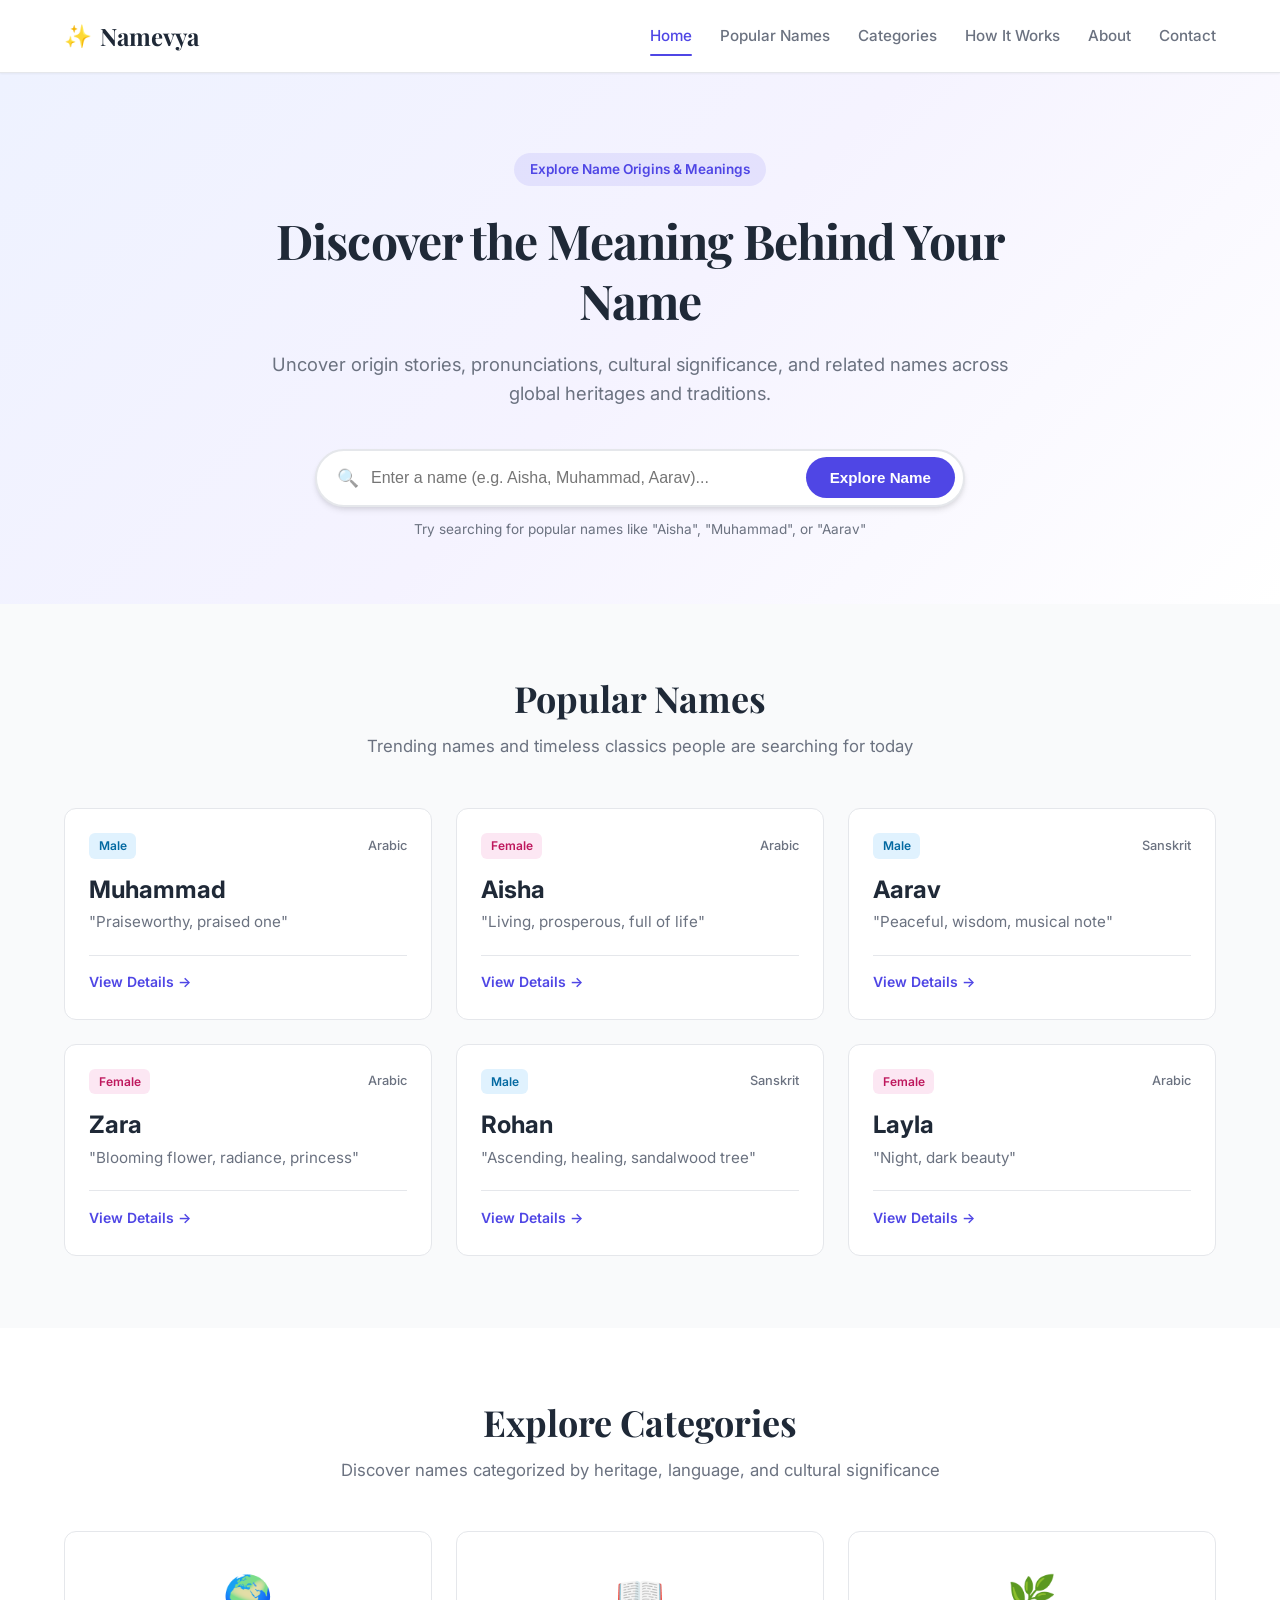
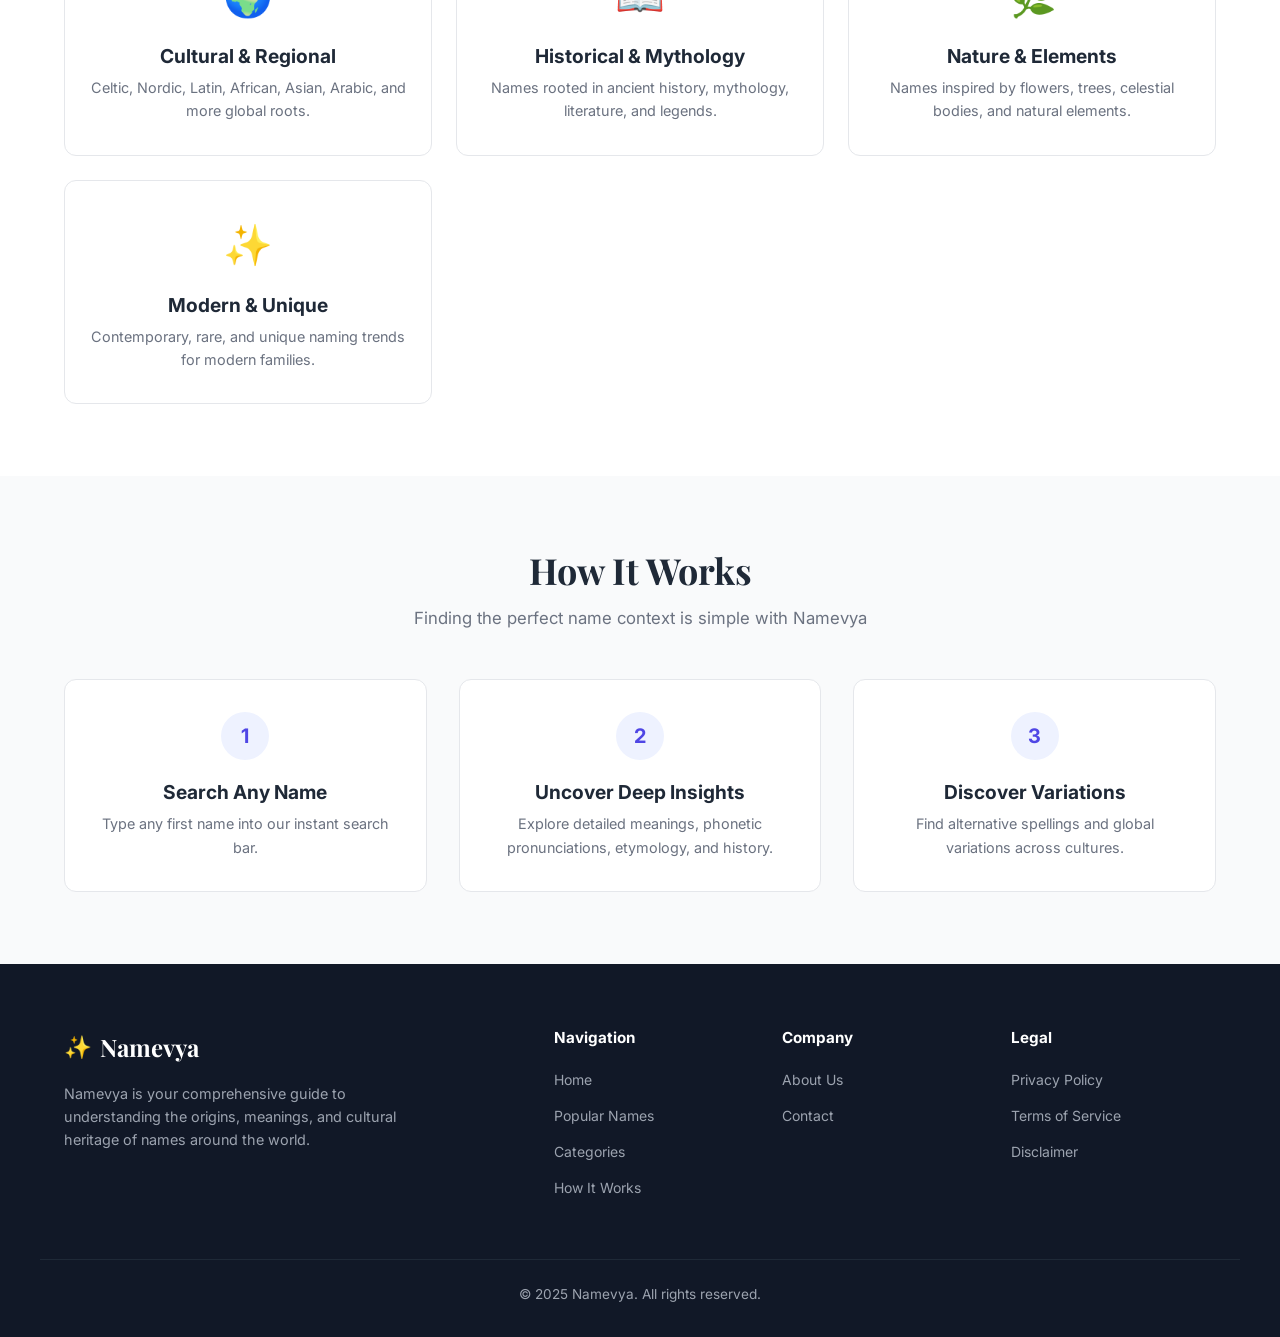
<file: index.html>
<!DOCTYPE html>
<html lang="en">
<head>
  <meta charset="UTF-8">
  <meta name="viewport" content="width=device-width, initial-scale=1.0">
  <title>Namevya - Discover the Meaning Behind Your Name</title>
  <meta name="description" content="Discover the meaning, origin, pronunciation, cultural context, and history behind any name on Namevya. Your ultimate guide to name meanings.">
  <link rel="stylesheet" href="css/styles.css">
  <link rel="preconnect" href="https://fonts.googleapis.com">
  <link rel="preconnect" href="https://fonts.gstatic.com" crossorigin>
  <link href="https://fonts.googleapis.com/css2?family=Inter:wght@400;500;600;700&family=Playfair+Display:wght@600;700&display=swap" rel="stylesheet">
</head>
<body>
  <!-- Header / Navigation -->
  <header class="navbar">
    <div class="container nav-container">
      <a href="index.html" class="brand-logo">
        <span class="logo-icon">✨</span>
        <span class="logo-text">Namevya</span>
      </a>
      <button class="nav-toggle" id="navToggle" aria-label="Toggle navigation menu">
        <span class="hamburger-line"></span>
        <span class="hamburger-line"></span>
        <span class="hamburger-line"></span>
      </button>
      <nav class="nav-menu" id="navMenu">
        <a href="index.html" class="nav-link active">Home</a>
        <a href="#popular" class="nav-link">Popular Names</a>
        <a href="#categories" class="nav-link">Categories</a>
        <a href="#how-it-works" class="nav-link">How It Works</a>
        <a href="about.html" class="nav-link">About</a>
        <a href="contact.html" class="nav-link">Contact</a>
      </nav>
    </div>
  </header>

  <!-- Main Content -->
  <main>
    <!-- Hero Section -->
    <section class="hero">
      <div class="container hero-container">
        <div class="hero-content">
          <span class="badge">Explore Name Origins & Meanings</span>
          <h1 class="hero-title">Discover the Meaning Behind Your Name</h1>
          <p class="hero-subtitle">
            Uncover origin stories, pronunciations, cultural significance, and related names across global heritages and traditions.
          </p>
          <form class="search-form" id="searchForm" onsubmit="event.preventDefault(); handleSearch();">
            <div class="search-wrapper">
              <span class="search-icon">🔍</span>
              <input type="text" id="searchInput" class="search-input" placeholder="Enter a name (e.g. Aisha, Muhammad, Aarav)..." aria-label="Search for a name">
              <button type="submit" class="btn btn-primary">Explore Name</button>
            </div>
            <p class="search-hint" id="searchHint">Try searching for popular names like "Aisha", "Muhammad", or "Aarav"</p>
          </form>
        </div>
      </div>
    </section>

    <!-- Popular Names Section -->
    <section class="section popular-section" id="popular">
      <div class="container">
        <div class="section-header">
          <h2 class="section-title">Popular Names</h2>
          <p class="section-subtitle">Trending names and timeless classics people are searching for today</p>
        </div>
        <div class="cards-grid">
          <div class="card name-card">
            <div class="card-header">
              <span class="gender-tag male">Male</span>
              <span class="origin-tag">Arabic</span>
            </div>
            <h3 class="name-title">Muhammad</h3>
            <p class="name-meaning">"Praiseworthy, praised one"</p>
            <div class="card-footer">
              <a href="#" class="card-link" onclick="handleCardClick('Muhammad'); return false;">View Details &rarr;</a>
            </div>
          </div>

          <div class="card name-card">
            <div class="card-header">
              <span class="gender-tag female">Female</span>
              <span class="origin-tag">Arabic</span>
            </div>
            <h3 class="name-title">Aisha</h3>
            <p class="name-meaning">"Living, prosperous, full of life"</p>
            <div class="card-footer">
              <a href="#" class="card-link" onclick="handleCardClick('Aisha'); return false;">View Details &rarr;</a>
            </div>
          </div>

          <div class="card name-card">
            <div class="card-header">
              <span class="gender-tag male">Male</span>
              <span class="origin-tag">Sanskrit</span>
            </div>
            <h3 class="name-title">Aarav</h3>
            <p class="name-meaning">"Peaceful, wisdom, musical note"</p>
            <div class="card-footer">
              <a href="#" class="card-link" onclick="handleCardClick('Aarav'); return false;">View Details &rarr;</a>
            </div>
          </div>

          <div class="card name-card">
            <div class="card-header">
              <span class="gender-tag female">Female</span>
              <span class="origin-tag">Arabic</span>
            </div>
            <h3 class="name-title">Zara</h3>
            <p class="name-meaning">"Blooming flower, radiance, princess"</p>
            <div class="card-footer">
              <a href="#" class="card-link" onclick="handleCardClick('Zara'); return false;">View Details &rarr;</a>
            </div>
          </div>

          <div class="card name-card">
            <div class="card-header">
              <span class="gender-tag male">Male</span>
              <span class="origin-tag">Sanskrit</span>
            </div>
            <h3 class="name-title">Rohan</h3>
            <p class="name-meaning">"Ascending, healing, sandalwood tree"</p>
            <div class="card-footer">
              <a href="#" class="card-link" onclick="handleCardClick('Rohan'); return false;">View Details &rarr;</a>
            </div>
          </div>

          <div class="card name-card">
            <div class="card-header">
              <span class="gender-tag female">Female</span>
              <span class="origin-tag">Arabic</span>
            </div>
            <h3 class="name-title">Layla</h3>
            <p class="name-meaning">"Night, dark beauty"</p>
            <div class="card-footer">
              <a href="#" class="card-link" onclick="handleCardClick('Layla'); return false;">View Details &rarr;</a>
            </div>
          </div>
        </div>
      </div>
    </section>

    <!-- Explore Categories Section -->
    <section class="section categories-section" id="categories">
      <div class="container">
        <div class="section-header">
          <h2 class="section-title">Explore Categories</h2>
          <p class="section-subtitle">Discover names categorized by heritage, language, and cultural significance</p>
        </div>
        <div class="cards-grid categories-grid">
          <div class="card category-card">
            <div class="category-icon">🌍</div>
            <h3>Cultural & Regional</h3>
            <p>Celtic, Nordic, Latin, African, Asian, Arabic, and more global roots.</p>
          </div>
          <div class="card category-card">
            <div class="category-icon">📖</div>
            <h3>Historical & Mythology</h3>
            <p>Names rooted in ancient history, mythology, literature, and legends.</p>
          </div>
          <div class="card category-card">
            <div class="category-icon">🌿</div>
            <h3>Nature & Elements</h3>
            <p>Names inspired by flowers, trees, celestial bodies, and natural elements.</p>
          </div>
          <div class="card category-card">
            <div class="category-icon">✨</div>
            <h3>Modern & Unique</h3>
            <p>Contemporary, rare, and unique naming trends for modern families.</p>
          </div>
        </div>
      </div>
    </section>

    <!-- Simple How It Works Section -->
    <section class="section how-section" id="how-it-works">
      <div class="container">
        <div class="section-header">
          <h2 class="section-title">How It Works</h2>
          <p class="section-subtitle">Finding the perfect name context is simple with Namevya</p>
        </div>
        <div class="steps-grid">
          <div class="step-card">
            <div class="step-number">1</div>
            <h3>Search Any Name</h3>
            <p>Type any first name into our instant search bar.</p>
          </div>
          <div class="step-card">
            <div class="step-number">2</div>
            <h3>Uncover Deep Insights</h3>
            <p>Explore detailed meanings, phonetic pronunciations, etymology, and history.</p>
          </div>
          <div class="step-card">
            <div class="step-number">3</div>
            <h3>Discover Variations</h3>
            <p>Find alternative spellings and global variations across cultures.</p>
          </div>
        </div>
      </div>
    </section>
  </main>

  <!-- Footer -->
  <footer class="footer">
    <div class="container footer-container">
      <div class="footer-info">
        <a href="index.html" class="brand-logo footer-logo">
          <span class="logo-icon">✨</span>
          <span class="logo-text">Namevya</span>
        </a>
        <p class="footer-desc">Namevya is your comprehensive guide to understanding the origins, meanings, and cultural heritage of names around the world.</p>
      </div>

      <div class="footer-links-group">
        <div class="footer-column">
          <h4>Navigation</h4>
          <ul>
            <li><a href="index.html">Home</a></li>
            <li><a href="#popular">Popular Names</a></li>
            <li><a href="#categories">Categories</a></li>
            <li><a href="#how-it-works">How It Works</a></li>
          </ul>
        </div>
        <div class="footer-column">
          <h4>Company</h4>
          <ul>
            <li><a href="about.html">About Us</a></li>
            <li><a href="contact.html">Contact</a></li>
          </ul>
        </div>
        <div class="footer-column">
          <h4>Legal</h4>
          <ul>
            <li><a href="privacy.html">Privacy Policy</a></li>
            <li><a href="terms.html">Terms of Service</a></li>
            <li><a href="disclaimer.html">Disclaimer</a></li>
          </ul>
        </div>
      </div>
    </div>
    <div class="footer-bottom container">
      <p>&copy; 2025 Namevya. All rights reserved.</p>
    </div>
  </footer>

  <script src="js/main.js"></script>
</body>
</html>
</file>
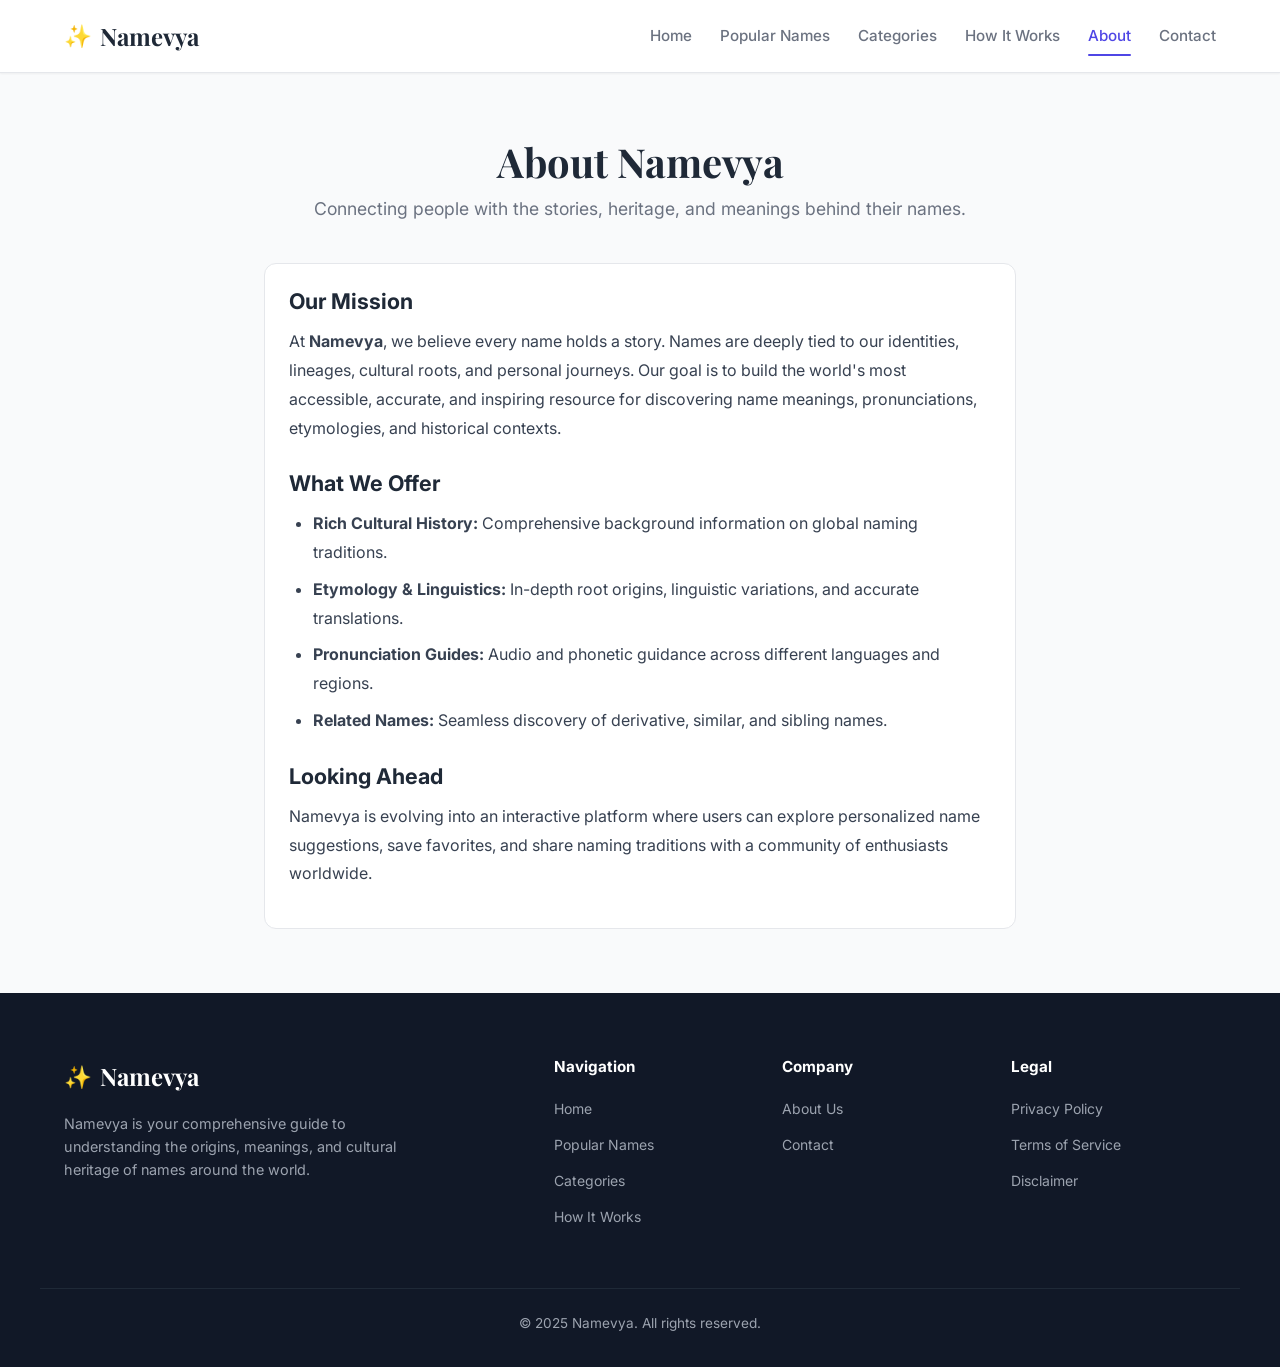
<file: about.html>
<!DOCTYPE html>
<html lang="en">
<head>
  <meta charset="UTF-8">
  <meta name="viewport" content="width=device-width, initial-scale=1.0">
  <title>About Us - Namevya</title>
  <meta name="description" content="Learn more about Namevya, our mission to map global name meanings, origins, etymology, and cultural history.">
  <link rel="stylesheet" href="css/styles.css">
  <link rel="preconnect" href="https://fonts.googleapis.com">
  <link rel="preconnect" href="https://fonts.gstatic.com" crossorigin>
  <link href="https://fonts.googleapis.com/css2?family=Inter:wght@400;500;600;700&family=Playfair+Display:wght@600;700&display=swap" rel="stylesheet">
</head>
<body>
  <!-- Header / Navigation -->
  <header class="navbar">
    <div class="container nav-container">
      <a href="index.html" class="brand-logo">
        <span class="logo-icon">✨</span>
        <span class="logo-text">Namevya</span>
      </a>
      <button class="nav-toggle" id="navToggle" aria-label="Toggle navigation menu">
        <span class="hamburger-line"></span>
        <span class="hamburger-line"></span>
        <span class="hamburger-line"></span>
      </button>
      <nav class="nav-menu" id="navMenu">
        <a href="index.html" class="nav-link">Home</a>
        <a href="index.html#popular" class="nav-link">Popular Names</a>
        <a href="index.html#categories" class="nav-link">Categories</a>
        <a href="index.html#how-it-works" class="nav-link">How It Works</a>
        <a href="about.html" class="nav-link active">About</a>
        <a href="contact.html" class="nav-link">Contact</a>
      </nav>
    </div>
  </header>

  <!-- Page Content -->
  <main class="container page-content">
    <div class="page-header">
      <h1 class="page-title">About Namevya</h1>
      <p class="page-subtitle">Connecting people with the stories, heritage, and meanings behind their names.</p>
    </div>

    <div class="card page-card">
      <h2>Our Mission</h2>
      <p>
        At <strong>Namevya</strong>, we believe every name holds a story. Names are deeply tied to our identities, lineages, cultural roots, and personal journeys.
        Our goal is to build the world's most accessible, accurate, and inspiring resource for discovering name meanings, pronunciations, etymologies, and historical contexts.
      </p>

      <h2>What We Offer</h2>
      <ul>
        <li><strong>Rich Cultural History:</strong> Comprehensive background information on global naming traditions.</li>
        <li><strong>Etymology & Linguistics:</strong> In-depth root origins, linguistic variations, and accurate translations.</li>
        <li><strong>Pronunciation Guides:</strong> Audio and phonetic guidance across different languages and regions.</li>
        <li><strong>Related Names:</strong> Seamless discovery of derivative, similar, and sibling names.</li>
      </ul>

      <h2>Looking Ahead</h2>
      <p>
        Namevya is evolving into an interactive platform where users can explore personalized name suggestions, save favorites, and share naming traditions with a community of enthusiasts worldwide.
      </p>
    </div>
  </main>

  <!-- Footer -->
  <footer class="footer">
    <div class="container footer-container">
      <div class="footer-info">
        <a href="index.html" class="brand-logo footer-logo">
          <span class="logo-icon">✨</span>
          <span class="logo-text">Namevya</span>
        </a>
        <p class="footer-desc">Namevya is your comprehensive guide to understanding the origins, meanings, and cultural heritage of names around the world.</p>
      </div>

      <div class="footer-links-group">
        <div class="footer-column">
          <h4>Navigation</h4>
          <ul>
            <li><a href="index.html">Home</a></li>
            <li><a href="index.html#popular">Popular Names</a></li>
            <li><a href="index.html#categories">Categories</a></li>
            <li><a href="index.html#how-it-works">How It Works</a></li>
          </ul>
        </div>
        <div class="footer-column">
          <h4>Company</h4>
          <ul>
            <li><a href="about.html">About Us</a></li>
            <li><a href="contact.html">Contact</a></li>
          </ul>
        </div>
        <div class="footer-column">
          <h4>Legal</h4>
          <ul>
            <li><a href="privacy.html">Privacy Policy</a></li>
            <li><a href="terms.html">Terms of Service</a></li>
            <li><a href="disclaimer.html">Disclaimer</a></li>
          </ul>
        </div>
      </div>
    </div>
    <div class="footer-bottom container">
      <p>&copy; 2025 Namevya. All rights reserved.</p>
    </div>
  </footer>

  <script src="js/main.js"></script>
</body>
</html>
</file>
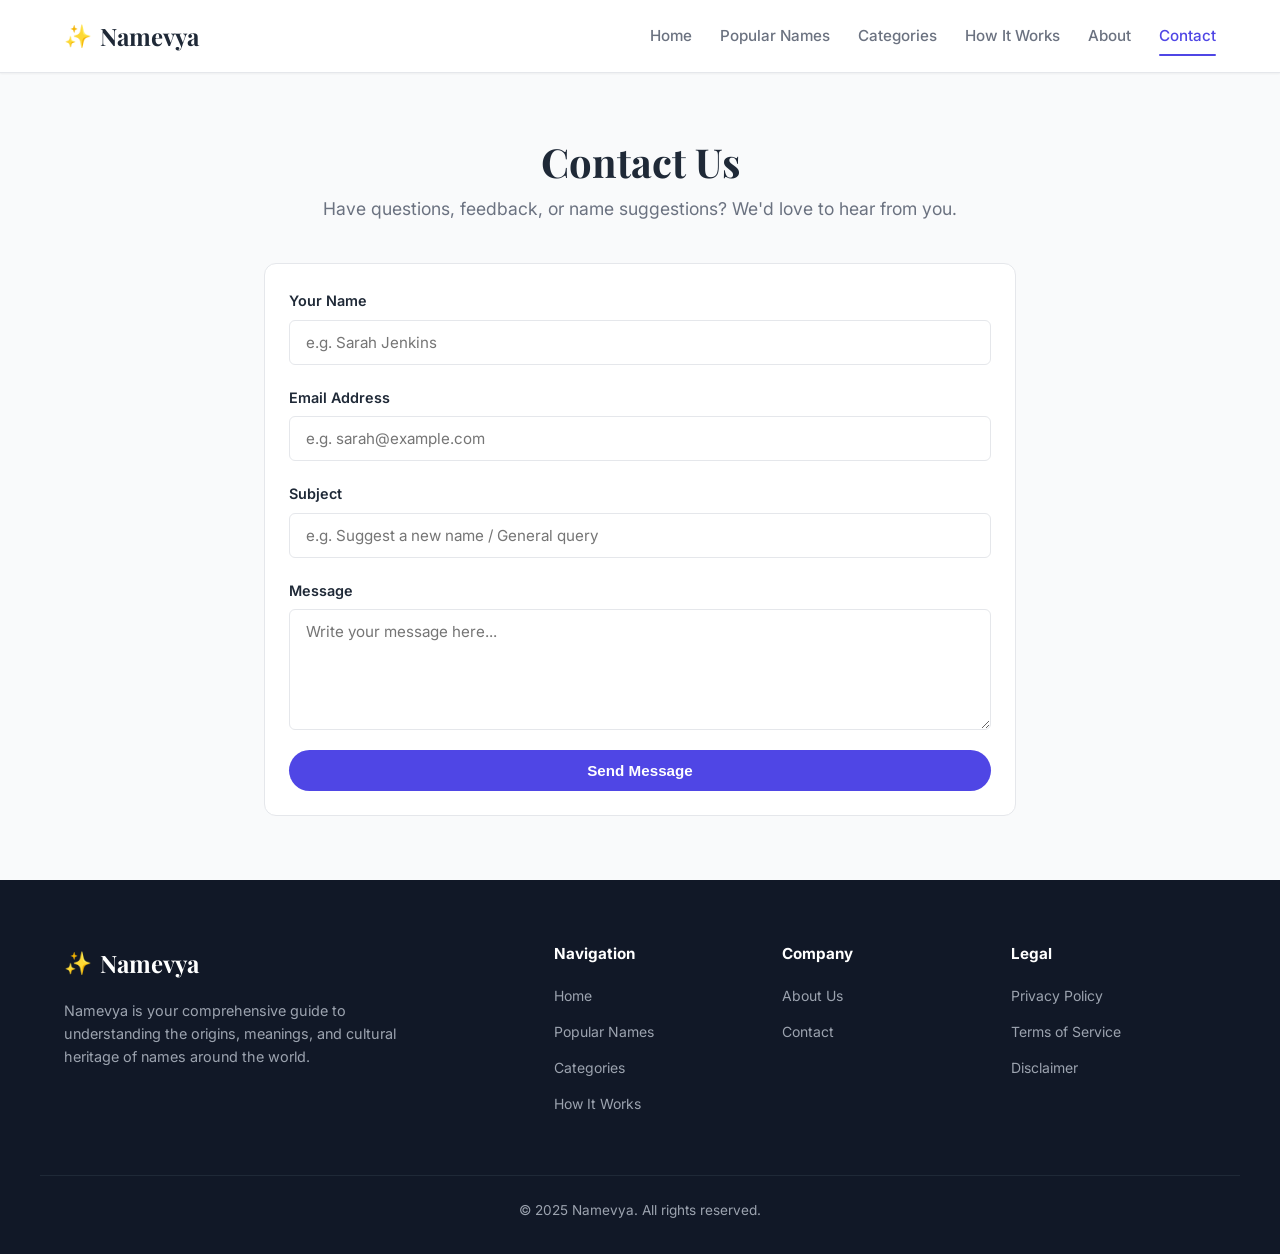
<file: contact.html>
<!DOCTYPE html>
<html lang="en">
<head>
  <meta charset="UTF-8">
  <meta name="viewport" content="width=device-width, initial-scale=1.0">
  <title>Contact Us - Namevya</title>
  <meta name="description" content="Get in touch with the Namevya team for inquiries, feedback, or suggestions regarding name meanings and origins.">
  <link rel="stylesheet" href="css/styles.css">
  <link rel="preconnect" href="https://fonts.googleapis.com">
  <link rel="preconnect" href="https://fonts.gstatic.com" crossorigin>
  <link href="https://fonts.googleapis.com/css2?family=Inter:wght@400;500;600;700&family=Playfair+Display:wght@600;700&display=swap" rel="stylesheet">
</head>
<body>
  <!-- Header / Navigation -->
  <header class="navbar">
    <div class="container nav-container">
      <a href="index.html" class="brand-logo">
        <span class="logo-icon">✨</span>
        <span class="logo-text">Namevya</span>
      </a>
      <button class="nav-toggle" id="navToggle" aria-label="Toggle navigation menu">
        <span class="hamburger-line"></span>
        <span class="hamburger-line"></span>
        <span class="hamburger-line"></span>
      </button>
      <nav class="nav-menu" id="navMenu">
        <a href="index.html" class="nav-link">Home</a>
        <a href="index.html#popular" class="nav-link">Popular Names</a>
        <a href="index.html#categories" class="nav-link">Categories</a>
        <a href="index.html#how-it-works" class="nav-link">How It Works</a>
        <a href="about.html" class="nav-link">About</a>
        <a href="contact.html" class="nav-link active">Contact</a>
      </nav>
    </div>
  </header>

  <!-- Page Content -->
  <main class="container page-content">
    <div class="page-header">
      <h1 class="page-title">Contact Us</h1>
      <p class="page-subtitle">Have questions, feedback, or name suggestions? We'd love to hear from you.</p>
    </div>

    <div class="card page-card">
      <form class="contact-form" onsubmit="event.preventDefault(); alert('Thank you for reaching out! Your message has been submitted.');">
        <div class="form-group">
          <label for="name">Your Name</label>
          <input type="text" id="name" class="form-input" placeholder="e.g. Sarah Jenkins" required>
        </div>

        <div class="form-group">
          <label for="email">Email Address</label>
          <input type="email" id="email" class="form-input" placeholder="e.g. sarah@example.com" required>
        </div>

        <div class="form-group">
          <label for="subject">Subject</label>
          <input type="text" id="subject" class="form-input" placeholder="e.g. Suggest a new name / General query" required>
        </div>

        <div class="form-group">
          <label for="message">Message</label>
          <textarea id="message" class="form-input form-textarea" rows="5" placeholder="Write your message here..." required></textarea>
        </div>

        <button type="submit" class="btn btn-primary">Send Message</button>
      </form>
    </div>
  </main>

  <!-- Footer -->
  <footer class="footer">
    <div class="container footer-container">
      <div class="footer-info">
        <a href="index.html" class="brand-logo footer-logo">
          <span class="logo-icon">✨</span>
          <span class="logo-text">Namevya</span>
        </a>
        <p class="footer-desc">Namevya is your comprehensive guide to understanding the origins, meanings, and cultural heritage of names around the world.</p>
      </div>

      <div class="footer-links-group">
        <div class="footer-column">
          <h4>Navigation</h4>
          <ul>
            <li><a href="index.html">Home</a></li>
            <li><a href="index.html#popular">Popular Names</a></li>
            <li><a href="index.html#categories">Categories</a></li>
            <li><a href="index.html#how-it-works">How It Works</a></li>
          </ul>
        </div>
        <div class="footer-column">
          <h4>Company</h4>
          <ul>
            <li><a href="about.html">About Us</a></li>
            <li><a href="contact.html">Contact</a></li>
          </ul>
        </div>
        <div class="footer-column">
          <h4>Legal</h4>
          <ul>
            <li><a href="privacy.html">Privacy Policy</a></li>
            <li><a href="terms.html">Terms of Service</a></li>
            <li><a href="disclaimer.html">Disclaimer</a></li>
          </ul>
        </div>
      </div>
    </div>
    <div class="footer-bottom container">
      <p>&copy; 2025 Namevya. All rights reserved.</p>
    </div>
  </footer>

  <script src="js/main.js"></script>
</body>
</html>
</file>
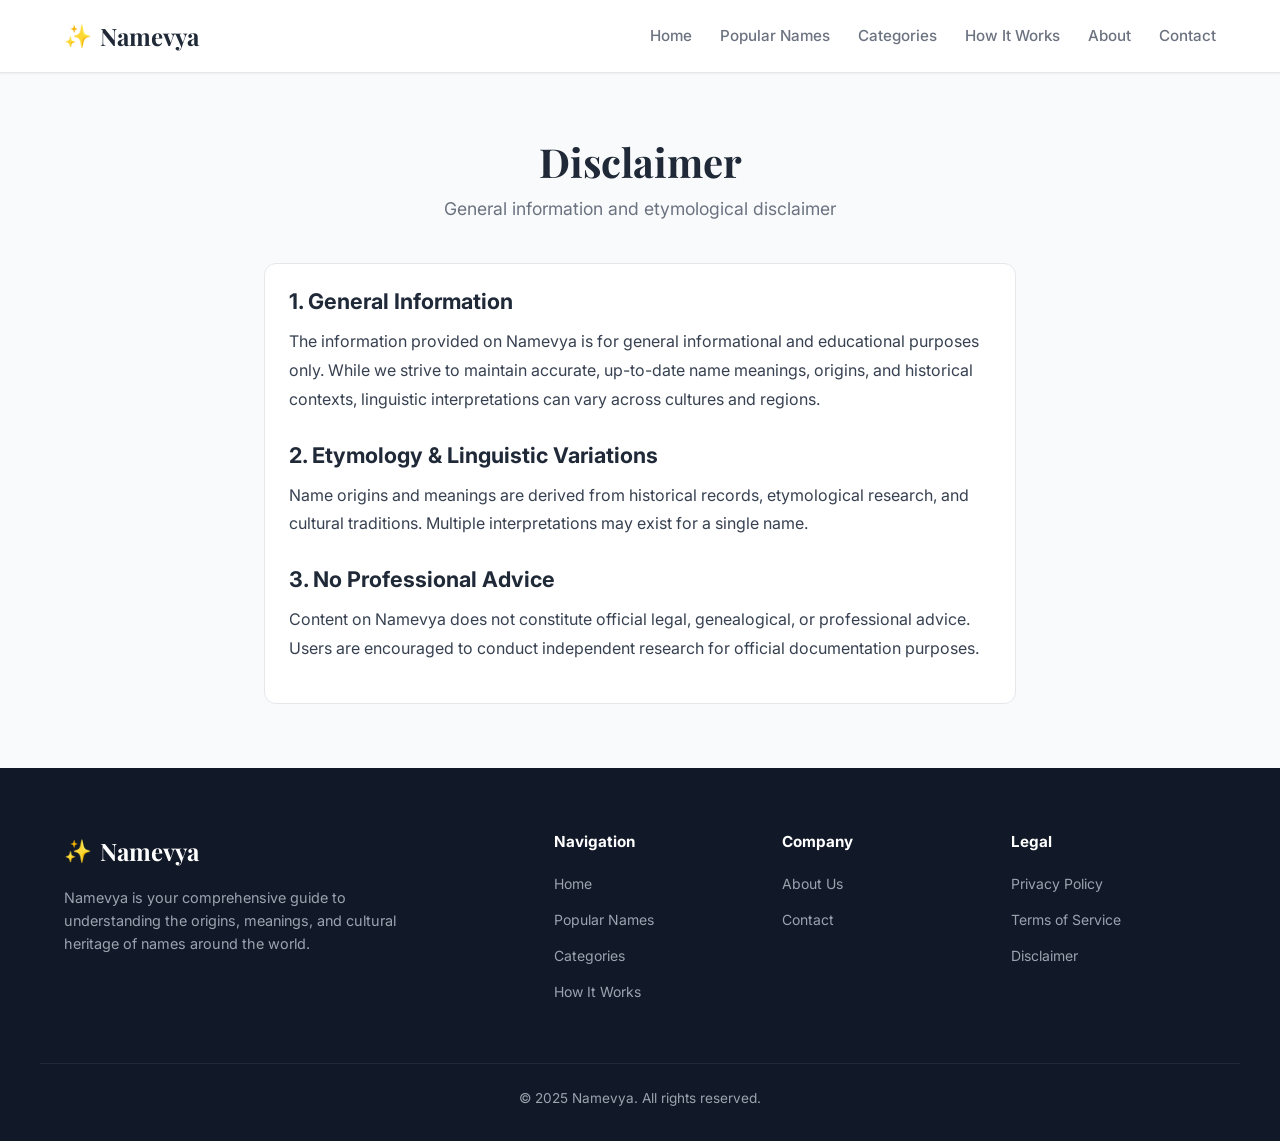
<file: disclaimer.html>
<!DOCTYPE html>
<html lang="en">
<head>
  <meta charset="UTF-8">
  <meta name="viewport" content="width=device-width, initial-scale=1.0">
  <title>Disclaimer - Namevya</title>
  <meta name="description" content="Read Namevya's content disclaimer regarding name meanings, cultural origins, and etymology.">
  <link rel="stylesheet" href="css/styles.css">
  <link rel="preconnect" href="https://fonts.googleapis.com">
  <link rel="preconnect" href="https://fonts.gstatic.com" crossorigin>
  <link href="https://fonts.googleapis.com/css2?family=Inter:wght@400;500;600;700&family=Playfair+Display:wght@600;700&display=swap" rel="stylesheet">
</head>
<body>
  <!-- Header / Navigation -->
  <header class="navbar">
    <div class="container nav-container">
      <a href="index.html" class="brand-logo">
        <span class="logo-icon">✨</span>
        <span class="logo-text">Namevya</span>
      </a>
      <button class="nav-toggle" id="navToggle" aria-label="Toggle navigation menu">
        <span class="hamburger-line"></span>
        <span class="hamburger-line"></span>
        <span class="hamburger-line"></span>
      </button>
      <nav class="nav-menu" id="navMenu">
        <a href="index.html" class="nav-link">Home</a>
        <a href="index.html#popular" class="nav-link">Popular Names</a>
        <a href="index.html#categories" class="nav-link">Categories</a>
        <a href="index.html#how-it-works" class="nav-link">How It Works</a>
        <a href="about.html" class="nav-link">About</a>
        <a href="contact.html" class="nav-link">Contact</a>
      </nav>
    </div>
  </header>

  <!-- Page Content -->
  <main class="container page-content">
    <div class="page-header">
      <h1 class="page-title">Disclaimer</h1>
      <p class="page-subtitle">General information and etymological disclaimer</p>
    </div>

    <div class="card page-card">
      <h2>1. General Information</h2>
      <p>The information provided on Namevya is for general informational and educational purposes only. While we strive to maintain accurate, up-to-date name meanings, origins, and historical contexts, linguistic interpretations can vary across cultures and regions.</p>

      <h2>2. Etymology & Linguistic Variations</h2>
      <p>Name origins and meanings are derived from historical records, etymological research, and cultural traditions. Multiple interpretations may exist for a single name.</p>

      <h2>3. No Professional Advice</h2>
      <p>Content on Namevya does not constitute official legal, genealogical, or professional advice. Users are encouraged to conduct independent research for official documentation purposes.</p>
    </div>
  </main>

  <!-- Footer -->
  <footer class="footer">
    <div class="container footer-container">
      <div class="footer-info">
        <a href="index.html" class="brand-logo footer-logo">
          <span class="logo-icon">✨</span>
          <span class="logo-text">Namevya</span>
        </a>
        <p class="footer-desc">Namevya is your comprehensive guide to understanding the origins, meanings, and cultural heritage of names around the world.</p>
      </div>

      <div class="footer-links-group">
        <div class="footer-column">
          <h4>Navigation</h4>
          <ul>
            <li><a href="index.html">Home</a></li>
            <li><a href="index.html#popular">Popular Names</a></li>
            <li><a href="index.html#categories">Categories</a></li>
            <li><a href="index.html#how-it-works">How It Works</a></li>
          </ul>
        </div>
        <div class="footer-column">
          <h4>Company</h4>
          <ul>
            <li><a href="about.html">About Us</a></li>
            <li><a href="contact.html">Contact</a></li>
          </ul>
        </div>
        <div class="footer-column">
          <h4>Legal</h4>
          <ul>
            <li><a href="privacy.html">Privacy Policy</a></li>
            <li><a href="terms.html">Terms of Service</a></li>
            <li><a href="disclaimer.html">Disclaimer</a></li>
          </ul>
        </div>
      </div>
    </div>
    <div class="footer-bottom container">
      <p>&copy; 2025 Namevya. All rights reserved.</p>
    </div>
  </footer>

  <script src="js/main.js"></script>
</body>
</html>
</file>
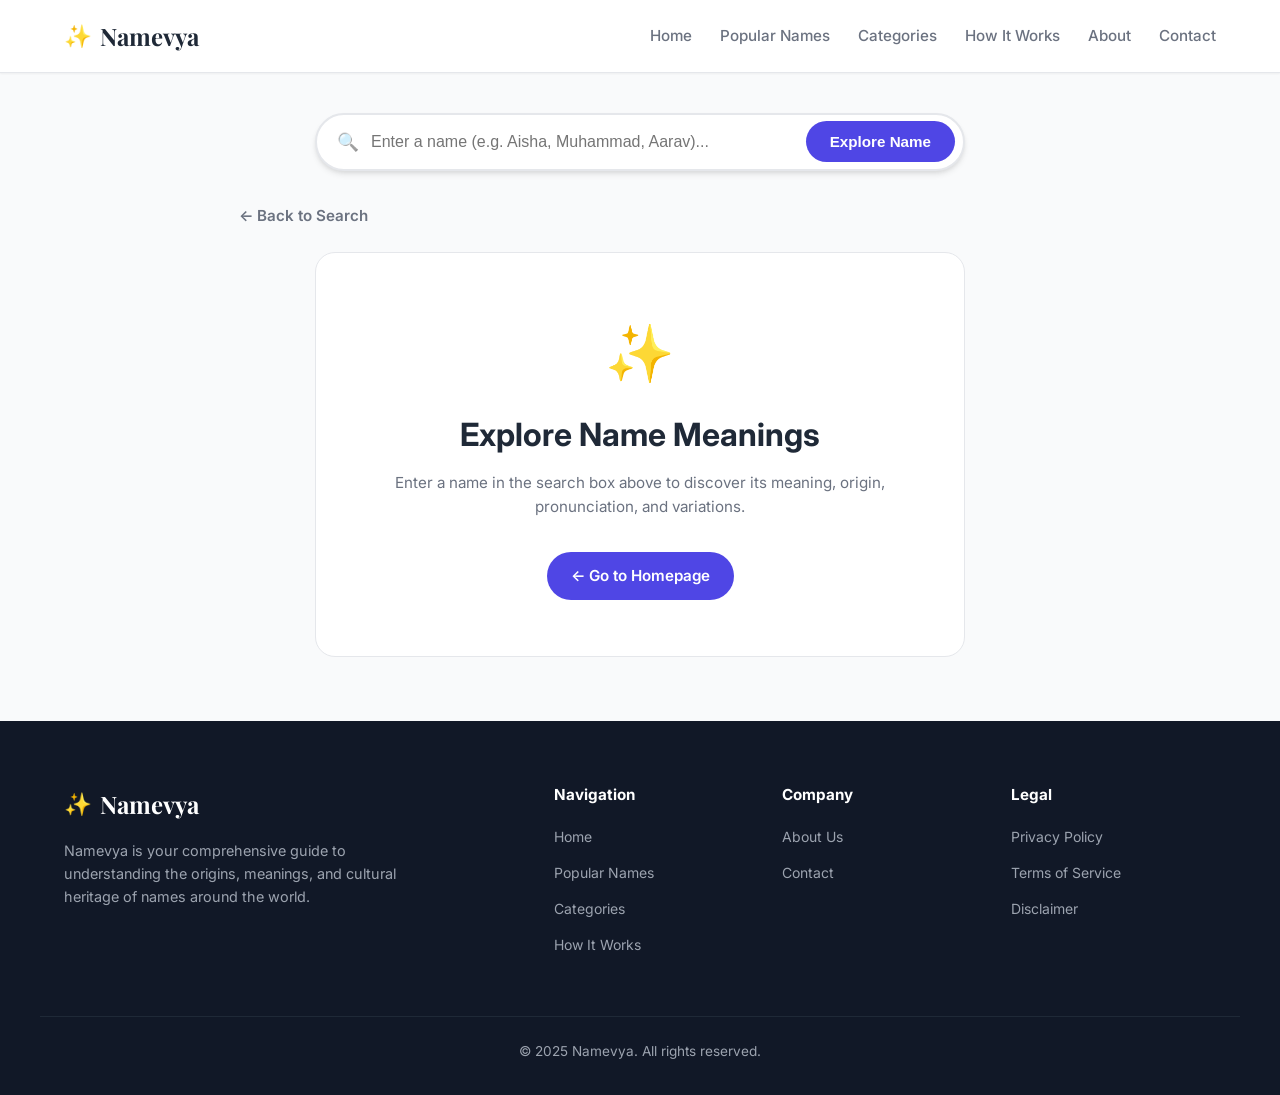
<file: name.html>
<!DOCTYPE html>
<html lang="en">
<head>
  <meta charset="UTF-8">
  <meta name="viewport" content="width=device-width, initial-scale=1.0">
  <title>Name Details - Namevya</title>
  <meta name="description" content="Explore name meaning, gender, origin, language, pronunciation, and alternative spellings on Namevya.">
  <link rel="stylesheet" href="css/styles.css">
  <link rel="preconnect" href="https://fonts.googleapis.com">
  <link rel="preconnect" href="https://fonts.gstatic.com" crossorigin>
  <link href="https://fonts.googleapis.com/css2?family=Inter:wght@400;500;600;700&family=Playfair+Display:wght@600;700&display=swap" rel="stylesheet">
</head>
<body>
  <!-- Header / Navigation -->
  <header class="navbar">
    <div class="container nav-container">
      <a href="index.html" class="brand-logo">
        <span class="logo-icon">✨</span>
        <span class="logo-text">Namevya</span>
      </a>
      <button class="nav-toggle" id="navToggle" aria-label="Toggle navigation menu">
        <span class="hamburger-line"></span>
        <span class="hamburger-line"></span>
        <span class="hamburger-line"></span>
      </button>
      <nav class="nav-menu" id="navMenu">
        <a href="index.html" class="nav-link">Home</a>
        <a href="index.html#popular" class="nav-link">Popular Names</a>
        <a href="index.html#categories" class="nav-link">Categories</a>
        <a href="index.html#how-it-works" class="nav-link">How It Works</a>
        <a href="about.html" class="nav-link">About</a>
        <a href="contact.html" class="nav-link">Contact</a>
      </nav>
    </div>
  </header>

  <!-- Main Content -->
  <main class="container result-page-container">
    <!-- Quick Search Header on Result Page -->
    <section class="result-search-header">
      <form class="search-form" id="searchForm" onsubmit="event.preventDefault(); handleSearch();">
        <div class="search-wrapper">
          <span class="search-icon">🔍</span>
          <input type="text" id="searchInput" class="search-input" placeholder="Enter a name (e.g. Aisha, Muhammad, Aarav)..." aria-label="Search for a name">
          <button type="submit" class="btn btn-primary">Explore Name</button>
        </div>
        <p class="search-hint" id="searchHint"></p>
      </form>
    </section>

    <!-- Navigation link back -->
    <div class="back-link-wrapper">
      <a href="index.html" class="back-link">&larr; Back to Search</a>
    </div>

    <!-- Results Display Section -->
    <div id="resultContainer" class="result-container">
      <!-- Populated dynamically by js/main.js -->
    </div>
  </main>

  <!-- Footer -->
  <footer class="footer">
    <div class="container footer-container">
      <div class="footer-info">
        <a href="index.html" class="brand-logo footer-logo">
          <span class="logo-icon">✨</span>
          <span class="logo-text">Namevya</span>
        </a>
        <p class="footer-desc">Namevya is your comprehensive guide to understanding the origins, meanings, and cultural heritage of names around the world.</p>
      </div>

      <div class="footer-links-group">
        <div class="footer-column">
          <h4>Navigation</h4>
          <ul>
            <li><a href="index.html">Home</a></li>
            <li><a href="index.html#popular">Popular Names</a></li>
            <li><a href="index.html#categories">Categories</a></li>
            <li><a href="index.html#how-it-works">How It Works</a></li>
          </ul>
        </div>
        <div class="footer-column">
          <h4>Company</h4>
          <ul>
            <li><a href="about.html">About Us</a></li>
            <li><a href="contact.html">Contact</a></li>
          </ul>
        </div>
        <div class="footer-column">
          <h4>Legal</h4>
          <ul>
            <li><a href="privacy.html">Privacy Policy</a></li>
            <li><a href="terms.html">Terms of Service</a></li>
            <li><a href="disclaimer.html">Disclaimer</a></li>
          </ul>
        </div>
      </div>
    </div>
    <div class="footer-bottom container">
      <p>&copy; 2025 Namevya. All rights reserved.</p>
    </div>
  </footer>

  <script src="js/main.js"></script>
</body>
</html>
</file>
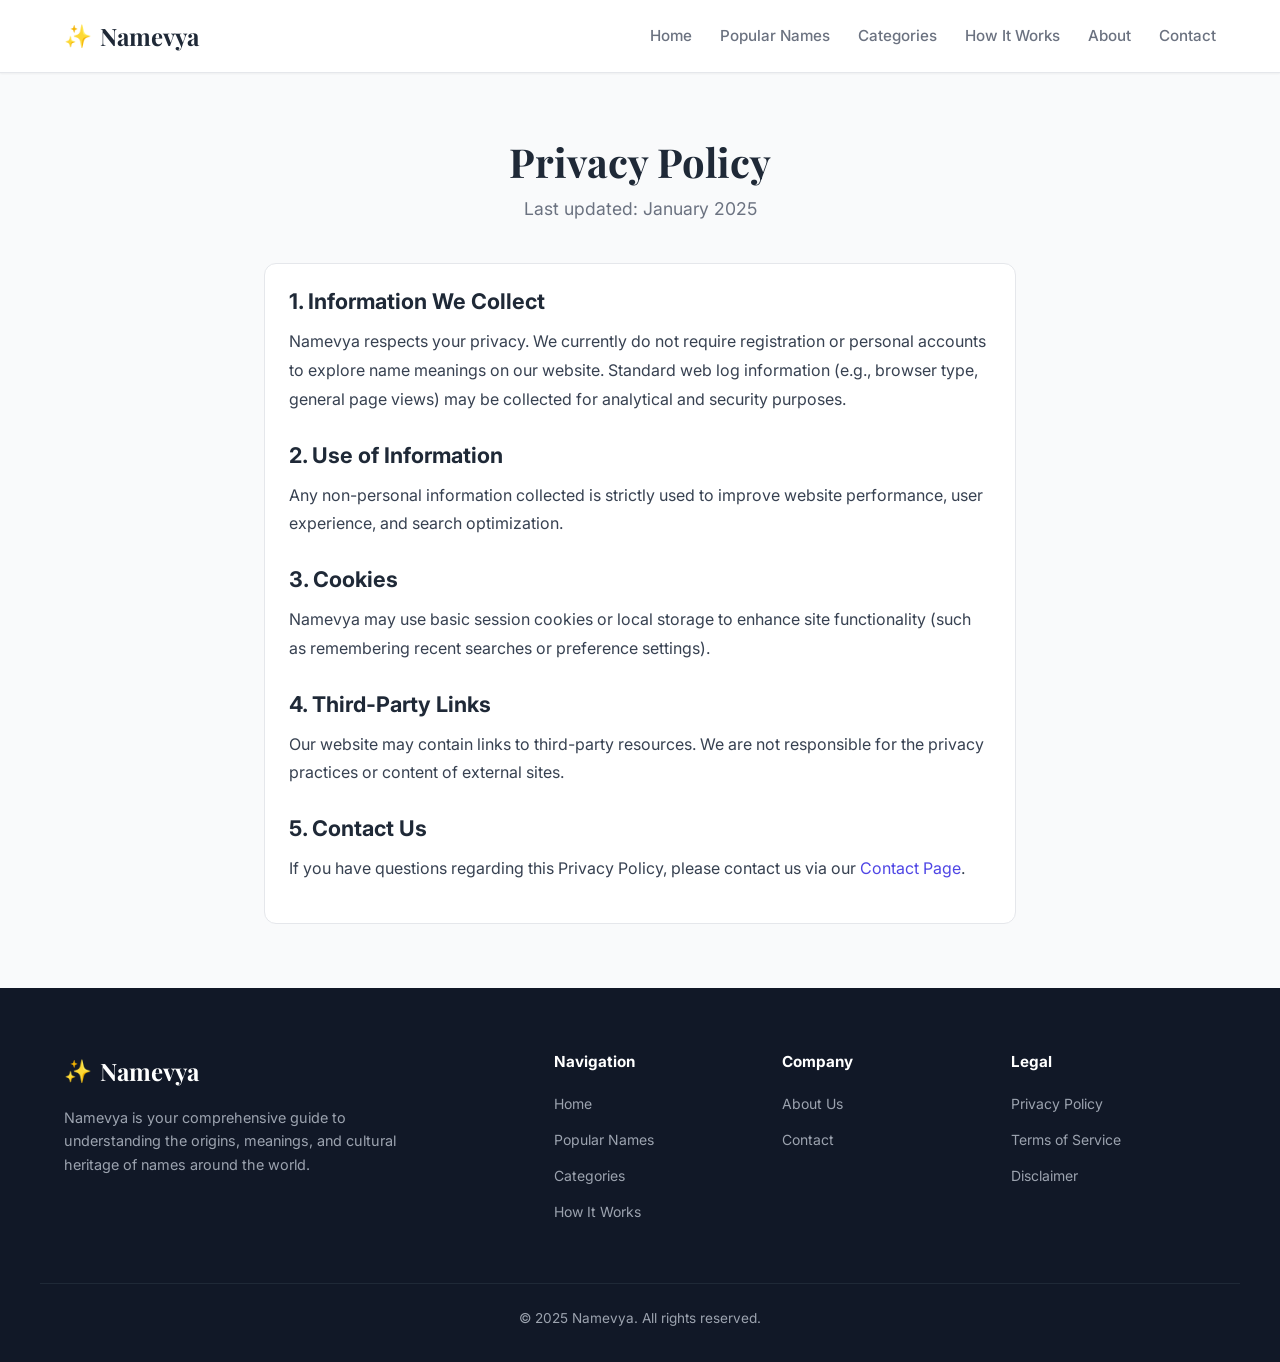
<file: privacy.html>
<!DOCTYPE html>
<html lang="en">
<head>
  <meta charset="UTF-8">
  <meta name="viewport" content="width=device-width, initial-scale=1.0">
  <title>Privacy Policy - Namevya</title>
  <meta name="description" content="Read Namevya's Privacy Policy to learn how we protect your information and safeguard user privacy.">
  <link rel="stylesheet" href="css/styles.css">
  <link rel="preconnect" href="https://fonts.googleapis.com">
  <link rel="preconnect" href="https://fonts.gstatic.com" crossorigin>
  <link href="https://fonts.googleapis.com/css2?family=Inter:wght@400;500;600;700&family=Playfair+Display:wght@600;700&display=swap" rel="stylesheet">
</head>
<body>
  <!-- Header / Navigation -->
  <header class="navbar">
    <div class="container nav-container">
      <a href="index.html" class="brand-logo">
        <span class="logo-icon">✨</span>
        <span class="logo-text">Namevya</span>
      </a>
      <button class="nav-toggle" id="navToggle" aria-label="Toggle navigation menu">
        <span class="hamburger-line"></span>
        <span class="hamburger-line"></span>
        <span class="hamburger-line"></span>
      </button>
      <nav class="nav-menu" id="navMenu">
        <a href="index.html" class="nav-link">Home</a>
        <a href="index.html#popular" class="nav-link">Popular Names</a>
        <a href="index.html#categories" class="nav-link">Categories</a>
        <a href="index.html#how-it-works" class="nav-link">How It Works</a>
        <a href="about.html" class="nav-link">About</a>
        <a href="contact.html" class="nav-link">Contact</a>
      </nav>
    </div>
  </header>

  <!-- Page Content -->
  <main class="container page-content">
    <div class="page-header">
      <h1 class="page-title">Privacy Policy</h1>
      <p class="page-subtitle">Last updated: January 2025</p>
    </div>

    <div class="card page-card">
      <h2>1. Information We Collect</h2>
      <p>Namevya respects your privacy. We currently do not require registration or personal accounts to explore name meanings on our website. Standard web log information (e.g., browser type, general page views) may be collected for analytical and security purposes.</p>

      <h2>2. Use of Information</h2>
      <p>Any non-personal information collected is strictly used to improve website performance, user experience, and search optimization.</p>

      <h2>3. Cookies</h2>
      <p>Namevya may use basic session cookies or local storage to enhance site functionality (such as remembering recent searches or preference settings).</p>

      <h2>4. Third-Party Links</h2>
      <p>Our website may contain links to third-party resources. We are not responsible for the privacy practices or content of external sites.</p>

      <h2>5. Contact Us</h2>
      <p>If you have questions regarding this Privacy Policy, please contact us via our <a href="contact.html">Contact Page</a>.</p>
    </div>
  </main>

  <!-- Footer -->
  <footer class="footer">
    <div class="container footer-container">
      <div class="footer-info">
        <a href="index.html" class="brand-logo footer-logo">
          <span class="logo-icon">✨</span>
          <span class="logo-text">Namevya</span>
        </a>
        <p class="footer-desc">Namevya is your comprehensive guide to understanding the origins, meanings, and cultural heritage of names around the world.</p>
      </div>

      <div class="footer-links-group">
        <div class="footer-column">
          <h4>Navigation</h4>
          <ul>
            <li><a href="index.html">Home</a></li>
            <li><a href="index.html#popular">Popular Names</a></li>
            <li><a href="index.html#categories">Categories</a></li>
            <li><a href="index.html#how-it-works">How It Works</a></li>
          </ul>
        </div>
        <div class="footer-column">
          <h4>Company</h4>
          <ul>
            <li><a href="about.html">About Us</a></li>
            <li><a href="contact.html">Contact</a></li>
          </ul>
        </div>
        <div class="footer-column">
          <h4>Legal</h4>
          <ul>
            <li><a href="privacy.html">Privacy Policy</a></li>
            <li><a href="terms.html">Terms of Service</a></li>
            <li><a href="disclaimer.html">Disclaimer</a></li>
          </ul>
        </div>
      </div>
    </div>
    <div class="footer-bottom container">
      <p>&copy; 2025 Namevya. All rights reserved.</p>
    </div>
  </footer>

  <script src="js/main.js"></script>
</body>
</html>
</file>
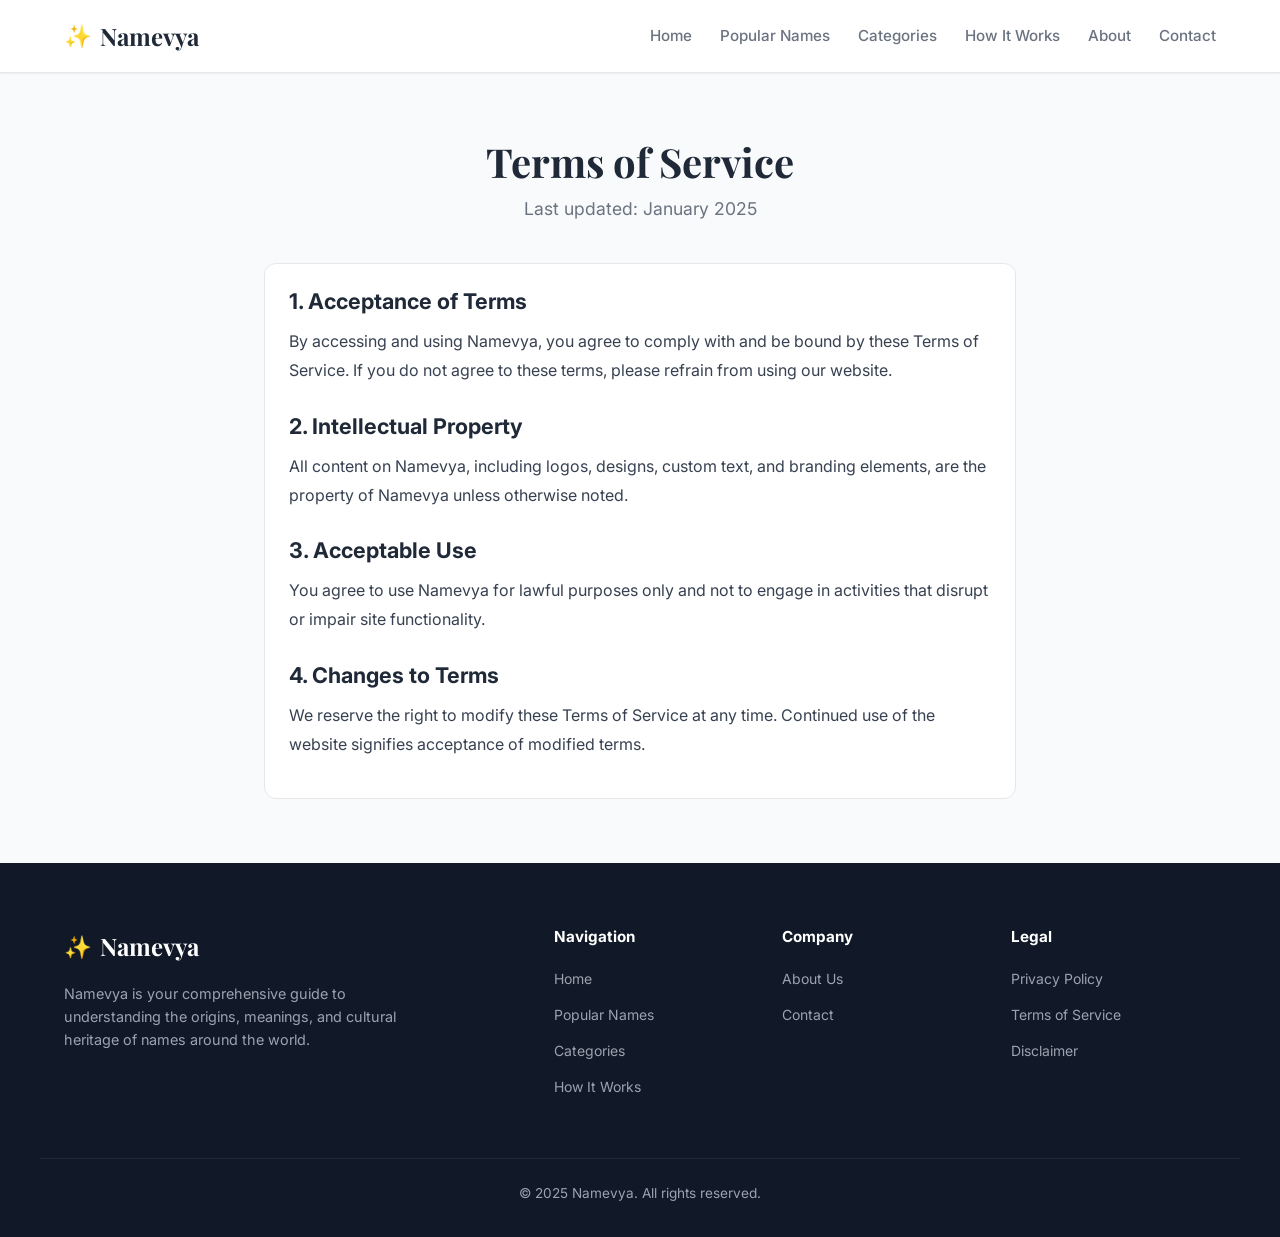
<file: terms.html>
<!DOCTYPE html>
<html lang="en">
<head>
  <meta charset="UTF-8">
  <meta name="viewport" content="width=device-width, initial-scale=1.0">
  <title>Terms of Service - Namevya</title>
  <meta name="description" content="Review Namevya's Terms of Service for terms and conditions governing website use.">
  <link rel="stylesheet" href="css/styles.css">
  <link rel="preconnect" href="https://fonts.googleapis.com">
  <link rel="preconnect" href="https://fonts.gstatic.com" crossorigin>
  <link href="https://fonts.googleapis.com/css2?family=Inter:wght@400;500;600;700&family=Playfair+Display:wght@600;700&display=swap" rel="stylesheet">
</head>
<body>
  <!-- Header / Navigation -->
  <header class="navbar">
    <div class="container nav-container">
      <a href="index.html" class="brand-logo">
        <span class="logo-icon">✨</span>
        <span class="logo-text">Namevya</span>
      </a>
      <button class="nav-toggle" id="navToggle" aria-label="Toggle navigation menu">
        <span class="hamburger-line"></span>
        <span class="hamburger-line"></span>
        <span class="hamburger-line"></span>
      </button>
      <nav class="nav-menu" id="navMenu">
        <a href="index.html" class="nav-link">Home</a>
        <a href="index.html#popular" class="nav-link">Popular Names</a>
        <a href="index.html#categories" class="nav-link">Categories</a>
        <a href="index.html#how-it-works" class="nav-link">How It Works</a>
        <a href="about.html" class="nav-link">About</a>
        <a href="contact.html" class="nav-link">Contact</a>
      </nav>
    </div>
  </header>

  <!-- Page Content -->
  <main class="container page-content">
    <div class="page-header">
      <h1 class="page-title">Terms of Service</h1>
      <p class="page-subtitle">Last updated: January 2025</p>
    </div>

    <div class="card page-card">
      <h2>1. Acceptance of Terms</h2>
      <p>By accessing and using Namevya, you agree to comply with and be bound by these Terms of Service. If you do not agree to these terms, please refrain from using our website.</p>

      <h2>2. Intellectual Property</h2>
      <p>All content on Namevya, including logos, designs, custom text, and branding elements, are the property of Namevya unless otherwise noted.</p>

      <h2>3. Acceptable Use</h2>
      <p>You agree to use Namevya for lawful purposes only and not to engage in activities that disrupt or impair site functionality.</p>

      <h2>4. Changes to Terms</h2>
      <p>We reserve the right to modify these Terms of Service at any time. Continued use of the website signifies acceptance of modified terms.</p>
    </div>
  </main>

  <!-- Footer -->
  <footer class="footer">
    <div class="container footer-container">
      <div class="footer-info">
        <a href="index.html" class="brand-logo footer-logo">
          <span class="logo-icon">✨</span>
          <span class="logo-text">Namevya</span>
        </a>
        <p class="footer-desc">Namevya is your comprehensive guide to understanding the origins, meanings, and cultural heritage of names around the world.</p>
      </div>

      <div class="footer-links-group">
        <div class="footer-column">
          <h4>Navigation</h4>
          <ul>
            <li><a href="index.html">Home</a></li>
            <li><a href="index.html#popular">Popular Names</a></li>
            <li><a href="index.html#categories">Categories</a></li>
            <li><a href="index.html#how-it-works">How It Works</a></li>
          </ul>
        </div>
        <div class="footer-column">
          <h4>Company</h4>
          <ul>
            <li><a href="about.html">About Us</a></li>
            <li><a href="contact.html">Contact</a></li>
          </ul>
        </div>
        <div class="footer-column">
          <h4>Legal</h4>
          <ul>
            <li><a href="privacy.html">Privacy Policy</a></li>
            <li><a href="terms.html">Terms of Service</a></li>
            <li><a href="disclaimer.html">Disclaimer</a></li>
          </ul>
        </div>
      </div>
    </div>
    <div class="footer-bottom container">
      <p>&copy; 2025 Namevya. All rights reserved.</p>
    </div>
  </footer>

  <script src="js/main.js"></script>
</body>
</html>
</file>
<file: css/styles.css>
/* ==========================================================================
   Namevya - Stylesheet
   Modern, Lightweight, Clean Design System
   ========================================================================== */

:root {
  /* Color Palette */
  --primary-color: #4f46e5;
  --primary-hover: #4338ca;
  --primary-light: #eef2ff;
  --text-dark: #1f2937;
  --text-muted: #6b7280;
  --bg-light: #f9fafb;
  --bg-white: #ffffff;
  --border-color: #e5e7eb;
  --accent-purple: #8b5cf6;
  --accent-rose: #f43f5e;
  --accent-amber: #f59e0b;
  --shadow-sm: 0 1px 2px 0 rgba(0, 0, 0, 0.05);
  --shadow-md: 0 4px 6px -1px rgba(0, 0, 0, 0.1), 0 2px 4px -1px rgba(0, 0, 0, 0.06);
  --shadow-lg: 0 10px 15px -3px rgba(0, 0, 0, 0.1), 0 4px 6px -2px rgba(0, 0, 0, 0.05);
  --radius-sm: 6px;
  --radius-md: 12px;
  --radius-lg: 20px;
  --radius-full: 9999px;
  --transition-fast: 0.2s ease;
  --transition-normal: 0.3s ease;
}

/* Reset & Base */
*, *::before, *::after {
  box-sizing: border-box;
  margin: 0;
  padding: 0;
}

html {
  scroll-behavior: smooth;
  font-family: 'Inter', system-ui, -apple-system, BlinkMacSystemFont, 'Segoe UI', Roboto, Oxygen, Ubuntu, Cantarell, sans-serif;
  color: var(--text-dark);
  background-color: var(--bg-light);
  line-height: 1.6;
}

body {
  min-height: 100vh;
  display: flex;
  flex-direction: column;
}

main {
  flex: 1;
}

a {
  color: var(--primary-color);
  text-decoration: none;
  transition: color var(--transition-fast);
}

a:hover {
  color: var(--primary-hover);
}

ul {
  list-style: none;
}

/* Layout Container */
.container {
  width: 100%;
  max-width: 1200px;
  margin: 0 auto;
  padding: 0 1.5rem;
}

/* Typography */
h1, h2, h3, h4 {
  color: var(--text-dark);
  line-height: 1.25;
}

.hero-title, .section-title, .page-title, .result-name-title {
  font-family: 'Playfair Display', Georgia, serif;
}

/* Header & Navbar */
.navbar {
  background-color: var(--bg-white);
  border-bottom: 1px solid var(--border-color);
  position: sticky;
  top: 0;
  z-index: 100;
  box-shadow: var(--shadow-sm);
}

.nav-container {
  display: flex;
  justify-content: space-between;
  align-items: center;
  height: 72px;
}

.brand-logo {
  display: flex;
  align-items: center;
  gap: 0.5rem;
  font-size: 1.5rem;
  font-weight: 700;
  font-family: 'Playfair Display', Georgia, serif;
  color: var(--text-dark);
}

.logo-icon {
  font-size: 1.4rem;
}

.nav-menu {
  display: flex;
  align-items: center;
  gap: 1.75rem;
}

.nav-link {
  color: var(--text-muted);
  font-weight: 500;
  font-size: 0.95rem;
  padding: 0.5rem 0;
  position: relative;
}

.nav-link:hover, .nav-link.active {
  color: var(--primary-color);
}

.nav-link.active::after {
  content: '';
  position: absolute;
  bottom: 0;
  left: 0;
  width: 100%;
  height: 2px;
  background-color: var(--primary-color);
  border-radius: 2px;
}

.nav-toggle {
  display: none;
  background: none;
  border: none;
  cursor: pointer;
  padding: 0.5rem;
  flex-direction: column;
  gap: 5px;
}

.hamburger-line {
  width: 24px;
  height: 2px;
  background-color: var(--text-dark);
  transition: transform var(--transition-fast), opacity var(--transition-fast);
  border-radius: 2px;
}

/* Hero Section */
.hero {
  background: linear-gradient(135deg, #eef2ff 0%, #f5f3ff 50%, #ffffff 100%);
  padding: 5rem 0 4rem;
  text-align: center;
}

.hero-container {
  max-width: 800px;
}

.badge {
  display: inline-block;
  padding: 0.35rem 1rem;
  background-color: rgba(79, 70, 229, 0.1);
  color: var(--primary-color);
  font-weight: 600;
  font-size: 0.85rem;
  border-radius: var(--radius-full);
  margin-bottom: 1.5rem;
}

.hero-title {
  font-size: 3rem;
  font-weight: 700;
  margin-bottom: 1.25rem;
  letter-spacing: -0.02em;
}

.hero-subtitle {
  font-size: 1.15rem;
  color: var(--text-muted);
  margin-bottom: 2.5rem;
  line-height: 1.6;
}

/* Search Form */
.search-form {
  margin: 0 auto;
  max-width: 650px;
}

.search-wrapper {
  display: flex;
  align-items: center;
  background-color: var(--bg-white);
  border: 2px solid var(--border-color);
  border-radius: var(--radius-full);
  padding: 0.4rem 0.5rem 0.4rem 1.25rem;
  box-shadow: var(--shadow-md);
  transition: border-color var(--transition-fast), box-shadow var(--transition-fast);
}

.search-wrapper:focus-within {
  border-color: var(--primary-color);
  box-shadow: 0 0 0 4px rgba(79, 70, 229, 0.15);
}

.search-icon {
  margin-right: 0.75rem;
  font-size: 1.1rem;
  opacity: 0.6;
}

.search-input {
  border: none;
  outline: none;
  width: 100%;
  font-size: 1rem;
  color: var(--text-dark);
  background: transparent;
}

.search-hint {
  font-size: 0.85rem;
  color: var(--text-muted);
  margin-top: 0.75rem;
}

/* Buttons */
.btn {
  display: inline-flex;
  align-items: center;
  justify-content: center;
  padding: 0.75rem 1.5rem;
  font-size: 0.95rem;
  font-weight: 600;
  border-radius: var(--radius-full);
  border: none;
  cursor: pointer;
  transition: background-color var(--transition-fast), transform var(--transition-fast);
  white-space: nowrap;
}

.btn-primary {
  background-color: var(--primary-color);
  color: white;
}

.btn-primary:hover {
  background-color: var(--primary-hover);
  color: white;
}

.btn-secondary {
  background-color: #f3f4f6;
  color: var(--text-dark);
}

.btn-secondary:hover {
  background-color: #e5e7eb;
  color: var(--text-dark);
}

/* Sections Common */
.section {
  padding: 4.5rem 0;
}

.section-header {
  text-align: center;
  max-width: 650px;
  margin: 0 auto 3rem;
}

.section-title {
  font-size: 2.25rem;
  font-weight: 700;
  margin-bottom: 0.75rem;
}

.section-subtitle {
  font-size: 1.05rem;
  color: var(--text-muted);
}

/* Cards Grid */
.cards-grid {
  display: grid;
  grid-template-columns: repeat(auto-fill, minmax(280px, 1fr));
  gap: 1.5rem;
}

.card {
  background-color: var(--bg-white);
  border: 1px solid var(--border-color);
  border-radius: var(--radius-md);
  padding: 1.5rem;
  transition: transform var(--transition-fast), box-shadow var(--transition-fast);
}

.card:hover {
  transform: translateY(-4px);
  box-shadow: var(--shadow-md);
}

/* Popular Name Cards */
.name-card {
  display: flex;
  flex-direction: column;
}

.card-header {
  display: flex;
  justify-content: space-between;
  align-items: center;
  margin-bottom: 1rem;
}

.gender-tag {
  font-size: 0.75rem;
  font-weight: 600;
  padding: 0.2rem 0.6rem;
  border-radius: var(--radius-sm);
  display: inline-block;
}

.gender-tag.female {
  background-color: #fce7f3;
  color: #be185d;
}

.gender-tag.male {
  background-color: #e0f2fe;
  color: #0369a1;
}

.gender-tag.unisex {
  background-color: #f3e8ff;
  color: #6b21a8;
}

.origin-tag {
  font-size: 0.8rem;
  color: var(--text-muted);
  font-weight: 500;
}

.name-title {
  font-size: 1.5rem;
  font-weight: 700;
  margin-bottom: 0.35rem;
}

.name-meaning {
  font-size: 0.95rem;
  color: var(--text-muted);
  margin-bottom: 1.25rem;
  flex: 1;
}

.card-footer {
  border-top: 1px solid var(--border-color);
  padding-top: 0.85rem;
  margin-top: auto;
}

.card-link {
  font-size: 0.875rem;
  font-weight: 600;
}

/* Result Page Styling */
.result-page-container {
  padding-top: 2.5rem;
  padding-bottom: 4rem;
  max-width: 850px;
}

.result-search-header {
  margin-bottom: 2rem;
}

.back-link-wrapper {
  margin-bottom: 1.5rem;
}

.back-link {
  display: inline-flex;
  align-items: center;
  font-weight: 600;
  font-size: 0.95rem;
  color: var(--text-muted);
}

.back-link:hover {
  color: var(--primary-color);
}

.result-container {
  width: 100%;
}

/* Result Loading State */
.result-loading {
  text-align: center;
  padding: 4rem 1rem;
  color: var(--text-muted);
}

.spinner {
  width: 40px;
  height: 40px;
  border: 3px solid var(--border-color);
  border-top-color: var(--primary-color);
  border-radius: 50%;
  animation: spin 0.8s linear infinite;
  margin: 0 auto 1rem;
}

@keyframes spin {
  to { transform: rotate(360deg); }
}

/* Result Detail Card */
.result-card {
  padding: 2.5rem;
  border-radius: var(--radius-lg);
  box-shadow: var(--shadow-sm);
}

.result-header {
  border-bottom: 1px solid var(--border-color);
  padding-bottom: 1.75rem;
  margin-bottom: 2rem;
}

.result-name-title {
  font-size: 2.75rem;
  font-weight: 700;
  color: var(--text-dark);
  margin-bottom: 0.75rem;
}

.result-tags {
  display: flex;
  flex-wrap: wrap;
  align-items: center;
  gap: 0.6rem;
}

.meta-tag {
  font-size: 0.8rem;
  font-weight: 500;
  padding: 0.2rem 0.75rem;
  border-radius: var(--radius-sm);
  background-color: #f3f4f6;
  color: #374151;
}

.result-body {
  display: flex;
  flex-direction: column;
  gap: 2rem;
}

.info-section {
  display: flex;
  flex-direction: column;
  gap: 0.5rem;
}

.info-label {
  font-size: 1.1rem;
  font-weight: 700;
  color: var(--text-dark);
}

.meaning-section {
  background-color: var(--primary-light);
  padding: 1.5rem;
  border-radius: var(--radius-md);
  border-left: 4px solid var(--primary-color);
}

.meaning-text {
  font-size: 1.2rem;
  font-weight: 600;
  color: var(--primary-hover);
  font-style: italic;
  line-height: 1.5;
}

.info-grid {
  display: grid;
  grid-template-columns: repeat(auto-fit, minmax(200px, 1fr));
  gap: 1.25rem;
  background-color: var(--bg-light);
  padding: 1.5rem;
  border-radius: var(--radius-md);
  border: 1px solid var(--border-color);
}

.info-item {
  display: flex;
  flex-direction: column;
  gap: 0.25rem;
}

.info-item-label {
  font-size: 0.8rem;
  text-transform: uppercase;
  letter-spacing: 0.05em;
  font-weight: 600;
  color: var(--text-muted);
}

.info-item-value {
  font-size: 1.05rem;
  font-weight: 600;
  color: var(--text-dark);
}

.pronunciation-value {
  color: var(--primary-color);
}

.alt-spellings-section {
  border-top: 1px solid var(--border-color);
  padding-top: 1.5rem;
}

.alt-spellings-list {
  display: flex;
  flex-wrap: wrap;
  gap: 0.5rem;
  margin-top: 0.5rem;
}

.alt-spelling-pill {
  background-color: #f3f4f6;
  border: 1px solid var(--border-color);
  color: #374151;
  padding: 0.35rem 0.85rem;
  border-radius: var(--radius-full);
  font-size: 0.9rem;
  font-weight: 500;
}

.result-footer {
  margin-top: 2.5rem;
  padding-top: 1.5rem;
  border-top: 1px solid var(--border-color);
}

/* Not Found Card */
.not-found-card {
  text-align: center;
  padding: 3.5rem 2rem;
  border-radius: var(--radius-lg);
  max-width: 650px;
  margin: 0 auto;
}

.not-found-icon {
  font-size: 3.5rem;
  margin-bottom: 1rem;
}

.not-found-title {
  font-size: 2rem;
  font-weight: 700;
  margin-bottom: 1rem;
}

.not-found-message {
  font-size: 1.15rem;
  color: var(--text-dark);
  margin-bottom: 0.75rem;
}

.not-found-subtext {
  font-size: 0.95rem;
  color: var(--text-muted);
  margin-bottom: 2rem;
}

.not-found-actions {
  display: flex;
  justify-content: center;
  gap: 1rem;
}

/* Categories Section */
.categories-section {
  background-color: var(--bg-white);
}

.category-card {
  text-align: center;
  padding: 2rem 1.5rem;
}

.category-icon {
  font-size: 2.5rem;
  margin-bottom: 1rem;
}

.category-card h3 {
  font-size: 1.2rem;
  margin-bottom: 0.5rem;
}

.category-card p {
  font-size: 0.9rem;
  color: var(--text-muted);
}

/* How It Works Section */
.steps-grid {
  display: grid;
  grid-template-columns: repeat(auto-fit, minmax(260px, 1fr));
  gap: 2rem;
}

.step-card {
  text-align: center;
  padding: 2rem;
  background-color: var(--bg-white);
  border-radius: var(--radius-md);
  border: 1px solid var(--border-color);
  position: relative;
}

.step-number {
  width: 48px;
  height: 48px;
  background-color: var(--primary-light);
  color: var(--primary-color);
  font-weight: 700;
  font-size: 1.25rem;
  border-radius: 50%;
  display: flex;
  align-items: center;
  justify-content: center;
  margin: 0 auto 1.25rem;
}

.step-card h3 {
  font-size: 1.2rem;
  margin-bottom: 0.5rem;
}

.step-card p {
  font-size: 0.9rem;
  color: var(--text-muted);
}

/* Page Layouts (About, Contact, Legal, etc.) */
.page-content {
  padding: 4rem 1.5rem;
  max-width: 800px;
}

.page-header {
  text-align: center;
  margin-bottom: 2.5rem;
}

.page-title {
  font-size: 2.5rem;
  margin-bottom: 0.5rem;
}

.page-subtitle {
  font-size: 1.1rem;
  color: var(--text-muted);
}

.page-card {
  line-height: 1.8;
}

.page-card h2 {
  font-size: 1.35rem;
  margin: 1.75rem 0 0.75rem;
}

.page-card h2:first-child {
  margin-top: 0;
}

.page-card p {
  margin-bottom: 1rem;
  color: #374151;
}

.page-card ul {
  list-style: disc;
  margin-left: 1.5rem;
  margin-bottom: 1.25rem;
  color: #374151;
}

.page-card li {
  margin-bottom: 0.5rem;
}

/* Form Styling */
.contact-form {
  display: flex;
  flex-direction: column;
  gap: 1.25rem;
}

.form-group {
  display: flex;
  flex-direction: column;
  gap: 0.35rem;
}

.form-group label {
  font-weight: 600;
  font-size: 0.9rem;
  color: var(--text-dark);
}

.form-input {
  padding: 0.75rem 1rem;
  border: 1px solid var(--border-color);
  border-radius: var(--radius-sm);
  font-size: 0.95rem;
  font-family: inherit;
  outline: none;
  transition: border-color var(--transition-fast);
}

.form-input:focus {
  border-color: var(--primary-color);
  box-shadow: 0 0 0 3px rgba(79, 70, 229, 0.1);
}

.form-textarea {
  resize: vertical;
}

/* Footer */
.footer {
  background-color: #111827;
  color: #9ca3af;
  padding: 4rem 0 2rem;
  margin-top: auto;
}

.footer-container {
  display: grid;
  grid-template-columns: 2fr 3fr;
  gap: 3rem;
  margin-bottom: 3rem;
}

.footer-logo {
  color: #ffffff;
  margin-bottom: 1rem;
}

.footer-desc {
  font-size: 0.9rem;
  max-width: 340px;
  line-height: 1.6;
}

.footer-links-group {
  display: grid;
  grid-template-columns: repeat(3, 1fr);
  gap: 1.5rem;
}

.footer-column h4 {
  color: #ffffff;
  font-size: 0.95rem;
  margin-bottom: 1.25rem;
}

.footer-column ul li {
  margin-bottom: 0.65rem;
}

.footer-column a {
  color: #9ca3af;
  font-size: 0.875rem;
}

.footer-column a:hover {
  color: #ffffff;
}

.footer-bottom {
  border-top: 1px solid #1f2937;
  padding-top: 1.5rem;
  text-align: center;
  font-size: 0.85rem;
}

/* Responsive Media Queries */
@media (max-width: 868px) {
  .hero-title {
    font-size: 2.25rem;
  }

  .nav-toggle {
    display: flex;
  }

  .nav-menu {
    position: absolute;
    top: 72px;
    left: 0;
    right: 0;
    background-color: var(--bg-white);
    flex-direction: column;
    padding: 1.5rem;
    border-bottom: 1px solid var(--border-color);
    box-shadow: var(--shadow-md);
    display: none;
  }

  .nav-menu.active {
    display: flex;
  }

  .footer-container {
    grid-template-columns: 1fr;
    gap: 2rem;
  }

  .footer-links-group {
    grid-template-columns: repeat(2, 1fr);
  }

  .result-card {
    padding: 1.5rem;
  }

  .result-name-title {
    font-size: 2.15rem;
  }
}

@media (max-width: 576px) {
  .hero {
    padding: 3rem 0 2.5rem;
  }

  .hero-title {
    font-size: 1.85rem;
  }

  .hero-subtitle {
    font-size: 1rem;
  }

  .search-wrapper {
    flex-direction: column;
    border-radius: var(--radius-md);
    padding: 0.75rem;
    gap: 0.75rem;
  }

  .search-icon {
    display: none;
  }

  .search-input {
    text-align: center;
  }

  .search-wrapper .btn {
    width: 100%;
  }

  .footer-links-group {
    grid-template-columns: 1fr;
  }

  .info-grid {
    grid-template-columns: 1fr;
  }
}
</file>
